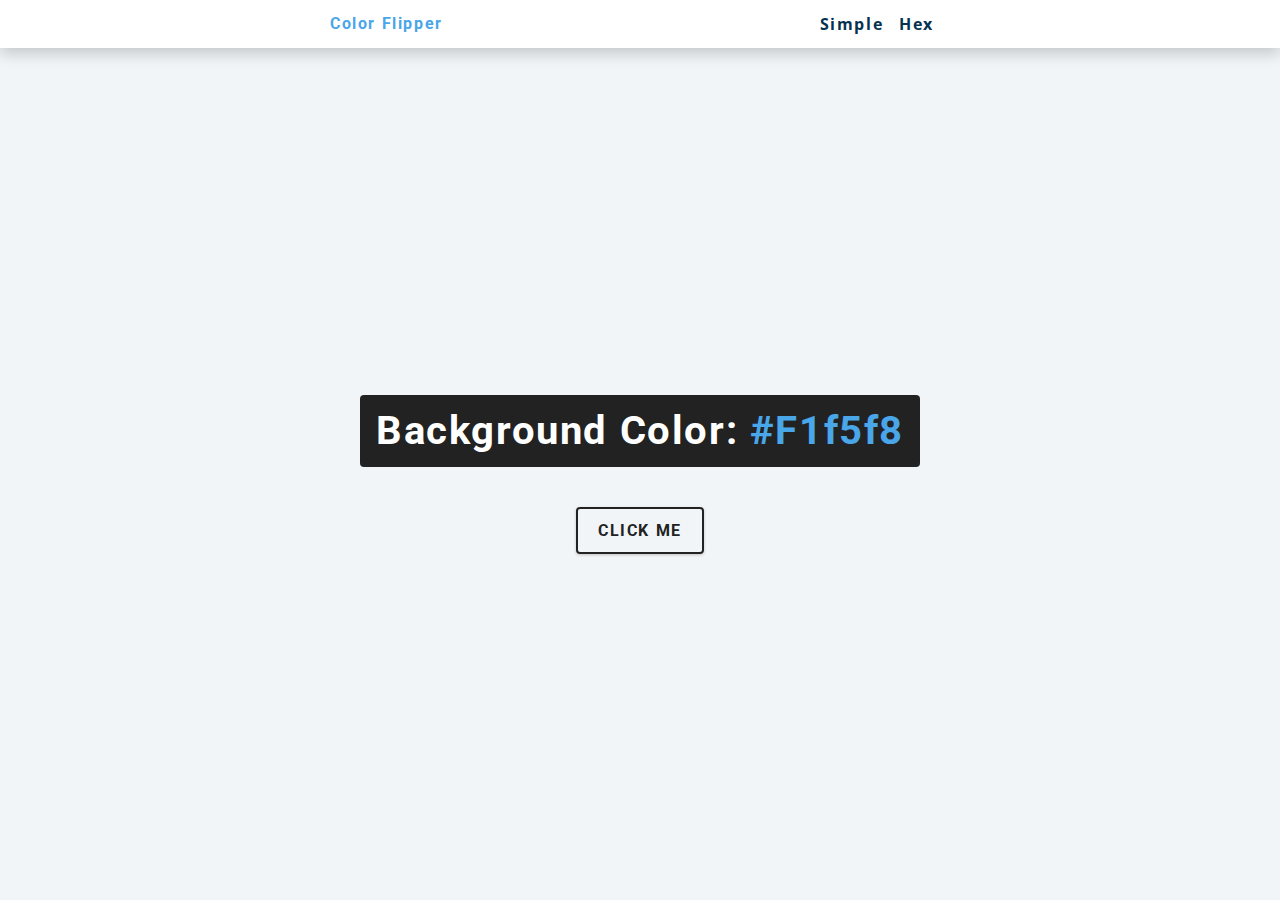
<file: color-flipper/index.html>
<!DOCTYPE html>
<html lang="en">

<head>
    <meta charset="UTF-8">
    <meta http-equiv="X-UA-Compatible" content="IE=edge">
    <link rel="shortcut icon" href="#" type="image/x-icon">
    <link rel="stylesheet" href="style.css">
    <meta name="viewport" content="width=device-width, initial-scale=1.0">
    <title>Color Flipper || Simple</title>
</head>

<body>
    <nav>
        <div class="nav-center">
            <h4 id="title">color flipper</h4>
            <ul class="nav-links">
                <li><a href="index.html">simple</a></li>
                <li><a href="hex.html">hex</a></li>
            </ul>
        </div>
    </nav>

    <main>
        <div class="container">
            <h2>background color: <span class="color">
                    #f1f5f8
                </span></h2>
            <button class="btn btn-hero" id="btn">click me</button>
        </div>
    </main>

    <script src="index.js"></script>

</body>

</html>
</file>
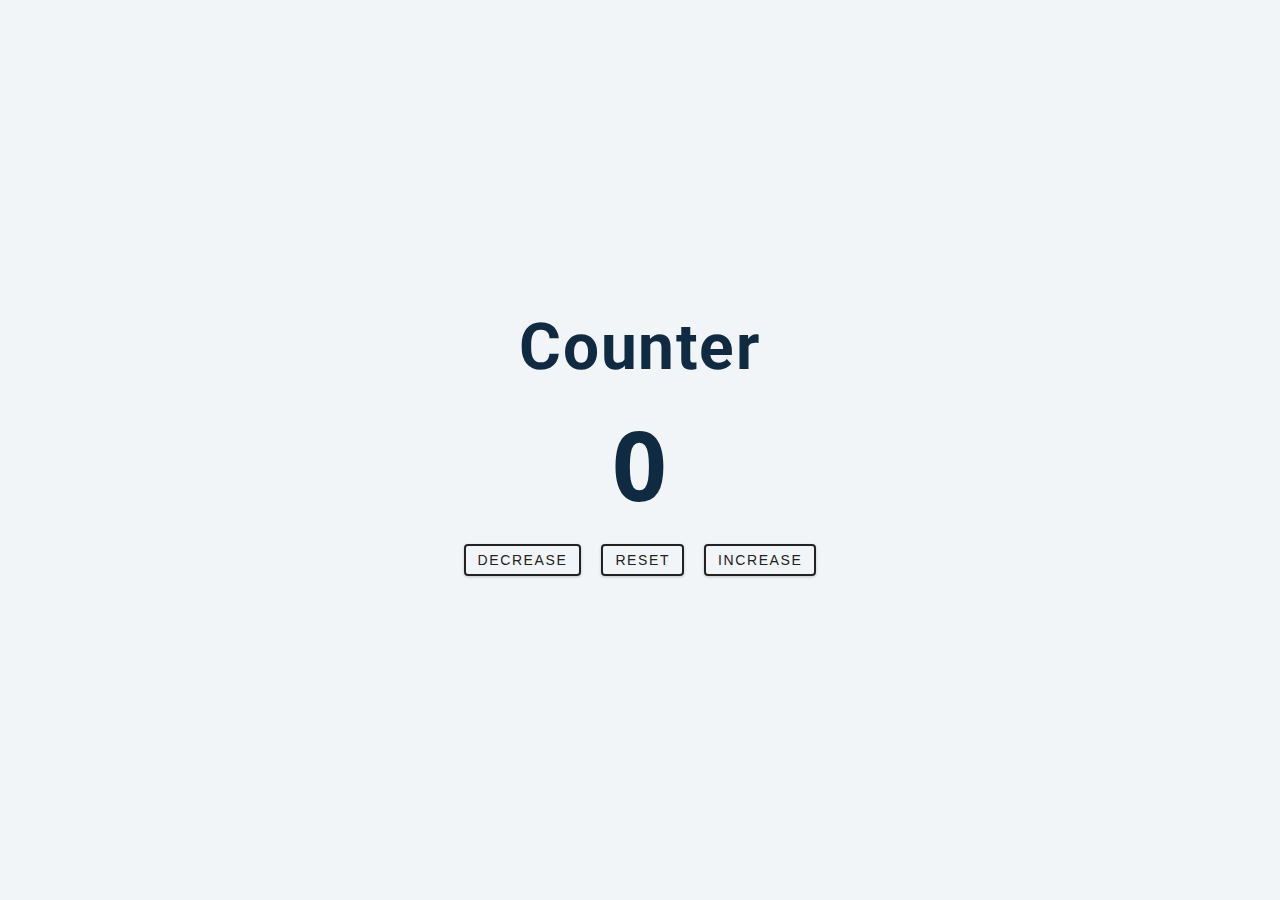
<file: counter/index.html>
<!DOCTYPE html>
<html lang="en">

<head>
    <meta charset="UTF-8">
    <meta http-equiv="X-UA-Compatible" content="IE=edge">
    <meta name="viewport" content="width=device-width, initial-scale=1.0">
    <link rel="shortcut icon" href="#" type="image/x-icon">
    <link rel="stylesheet" href="style.css">
    <title>Counter</title>
</head>

<body>

    <main>
        <div class="container">
            <h1>
                counter
            </h1>
            <span id="value">0</span>
            <div class="button-container">
                <button class="btn decrease">decrease</button>
                <button class="btn reset">reset</button>
                <button class="btn increase">increase</button>
            </div>
        </div>
    </main>

    <script src="index.js"></script>

</body>

</html>
</file>
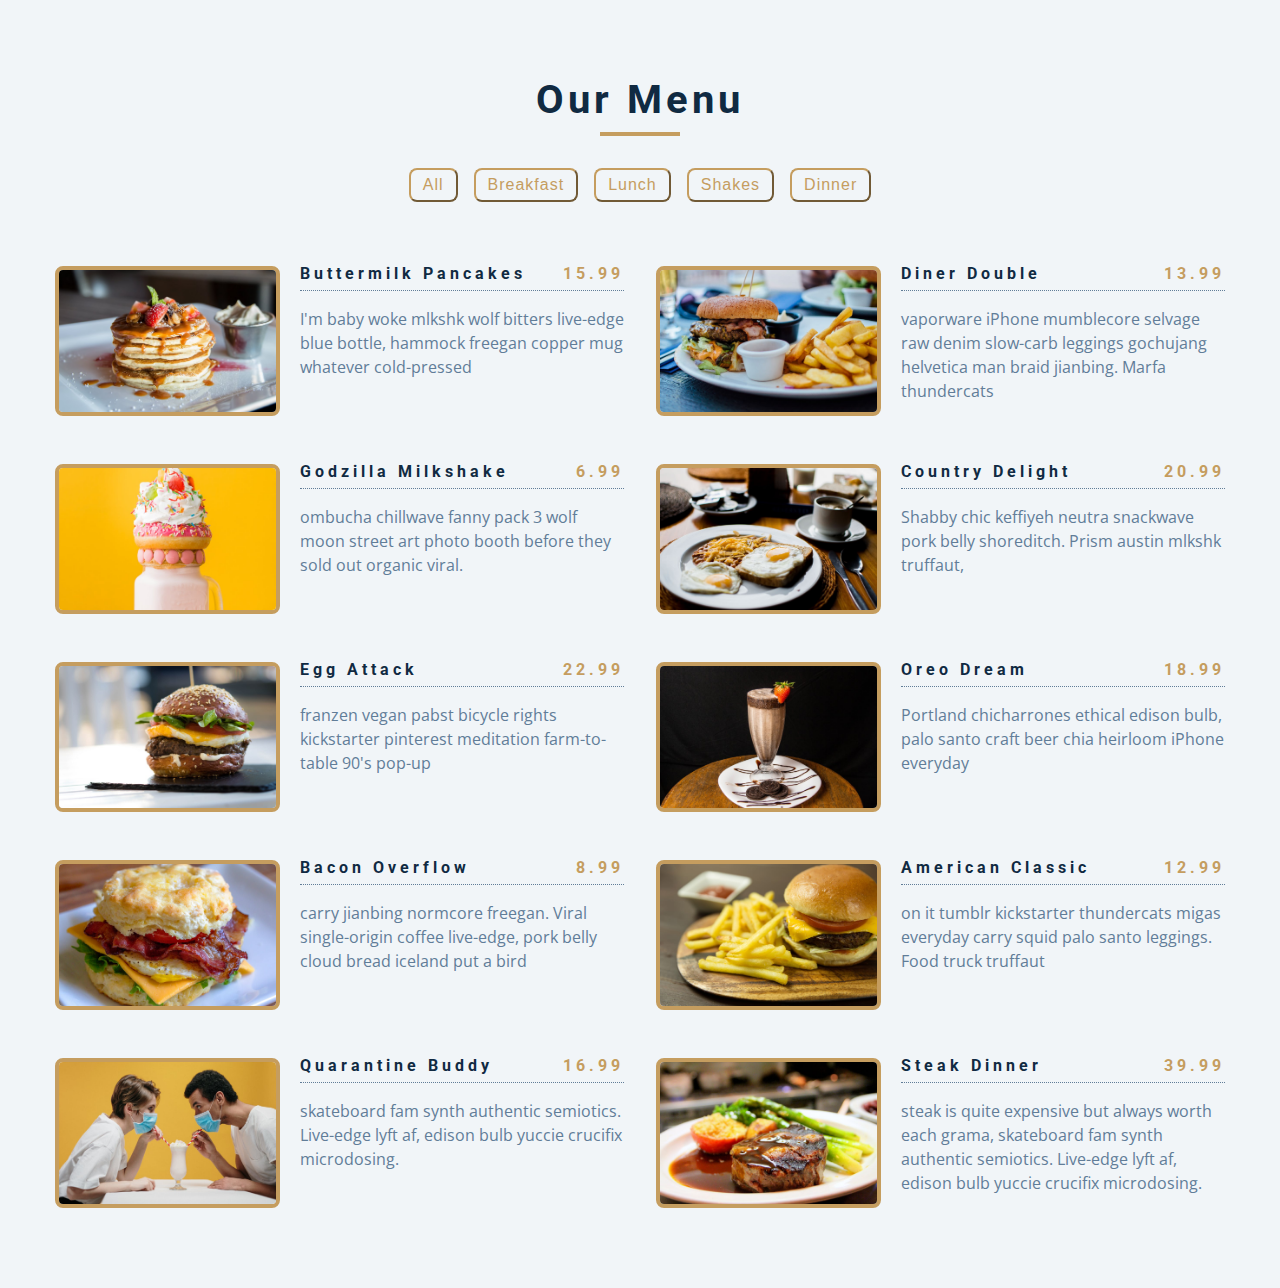
<file: menu/index.html>
<!DOCTYPE html>
<html lang="en">

<head>
    <meta charset="UTF-8">
    <meta http-equiv="X-UA-Compatible" content="IE=edge">
    <meta name="viewport" content="width=device-width, initial-scale=1.0">
    <link rel="shortcut icon" href="#" type="image/x-icon">
    <link rel="stylesheet" href="style.css">
    <!-- <script src="https://kit.fontawesome.com/d7cf713883.js" crossorigin="anonymous"></script> -->
    <title>Restaurant Menu</title>
</head>

<body>
    <section class="menu">
        <!-- title -->
        <div class="title">
            <h2>our menu</h2>
            <div class="underline"></div>
        </div>
        <!-- filter buttons -->
        <div class="btn-container">
            <button type="button" class="filter-btn" data-id="all">all</button>
            <button type="button" class="filter-btn" data-id="breakfast">breakfast</button>
            <button type="button" class="filter-btn" data-id="lunch">lunch</button>
            <button type="button" class="filter-btn" data-id="shakes">shakes</button>
        </div>
        <!-- menu buttons -->
        <div class="section-center">
            <!-- single item -->
            <!-- <article class="menu-item">
                <img src="menu-item.jpeg" alt="menu item" class="photo">
                <div class="item-info">
                    <header>
                        <h4>buttermilk pancakes</h4>
                        <h4 class="price">$15</h4>
                    </header>
                    <p class="item-text">
                        Lorem ipsum dolor sit amet, consectetur adipiscing elit. Morbi a placerat massa. Ut dapibus,
                        orci vel tincidunt rhoncus, dui magna interdum diam, placerat vehicula velit metus ac tortor.
                        Pellentesque habitant morbi tristique senectus et netus et malesuada fames ac turpis egestas.
                    </p>
                </div>
            </article> -->
            <!-- end of single item -->
        </div>
    </section>
    <!-- javascript -->
    <script src="index.js"></script>

</body>

</html>
</file>
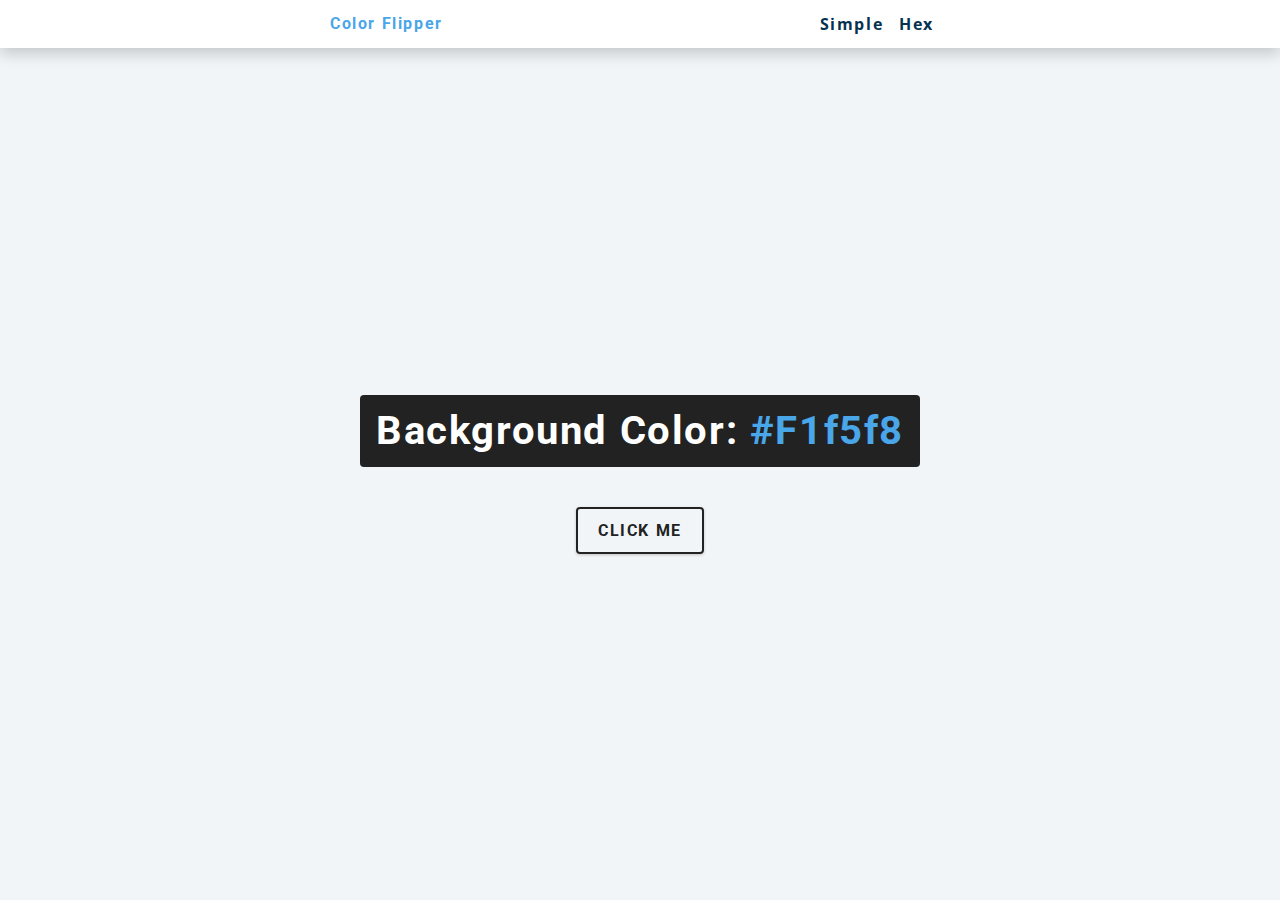
<file: color-flipper/hex.html>
<!DOCTYPE html>
<html lang="en">

<head>
    <meta charset="UTF-8">
    <meta http-equiv="X-UA-Compatible" content="IE=edge">
    <link rel="shortcut icon" href="#" type="image/x-icon">
    <link rel="stylesheet" href="style.css">
    <meta name="viewport" content="width=device-width, initial-scale=1.0">
    <title>Color Flipper || Hex</title>
</head>

<body>
    <nav>
        <div class="nav-center">
            <h4 id="title">color flipper</h4>
            <ul class="nav-links">
                <li><a href="index.html">simple</a></li>
                <li><a href="hex.html">hex</a></li>
            </ul>
        </div>
    </nav>

    <main>
        <div class="container">
            <h2>background color: <span class="color">
                    #f1f5f8
                </span></h2>
            <button class="btn btn-hero" id="btn">click me</button>
        </div>
    </main>

    <script src="hex.js"></script>

</body>

</html>
</file>
<file: color-flipper/style.css>
/*
=============== 
Fonts
===============
*/

@import url("https://fonts.googleapis.com/css?family=Open+Sans|Roboto:400,700&display=swap");
/*
=============== 
Variables
===============
*/

:root {
    /* dark shades of primary color*/
    --clr-primary-1: hsl(205, 86%, 17%);
    --clr-primary-2: hsl(205, 77%, 27%);
    --clr-primary-3: hsl(205, 72%, 37%);
    --clr-primary-4: hsl(205, 63%, 48%);
    /* primary/main color */
    --clr-primary-5: hsl(205, 78%, 60%);
    /* lighter shades of primary color */
    --clr-primary-6: hsl(205, 89%, 70%);
    --clr-primary-7: hsl(205, 90%, 76%);
    --clr-primary-8: hsl(205, 86%, 81%);
    --clr-primary-9: hsl(205, 90%, 88%);
    --clr-primary-10: hsl(205, 100%, 96%);
    /* darkest grey - used for headings */
    --clr-grey-1: hsl(209, 61%, 16%);
    --clr-grey-2: hsl(211, 39%, 23%);
    --clr-grey-3: hsl(209, 34%, 30%);
    --clr-grey-4: hsl(209, 28%, 39%);
    /* grey used for paragraphs */
    --clr-grey-5: hsl(210, 22%, 49%);
    --clr-grey-6: hsl(209, 23%, 60%);
    --clr-grey-7: hsl(211, 27%, 70%);
    --clr-grey-8: hsl(210, 31%, 80%);
    --clr-grey-9: hsl(212, 33%, 89%);
    --clr-grey-10: hsl(210, 36%, 96%);
    --clr-white: #fff;
    --clr-red-dark: hsl(360, 67%, 44%);
    --clr-red-light: hsl(360, 71%, 66%);
    --clr-green-dark: hsl(125, 67%, 44%);
    --clr-green-light: hsl(125, 71%, 66%);
    --clr-black: #222;
    --ff-primary: "Roboto", sans-serif;
    --ff-secondary: "Open Sans", sans-serif;
    --transition: all 0.3s linear;
    --spacing: 0.1rem;
    --radius: 0.25rem;
    --light-shadow: 0 5px 15px rgba(0, 0, 0, 0.1);
    --dark-shadow: 0 5px 15px rgba(0, 0, 0, 0.2);
    --max-width: 1170px;
    --fixed-width: 620px;
}

/*
=============== 
Global Styles
===============
*/

*, ::after, ::before {
    margin: 0;
    padding: 0;
    box-sizing: border-box;
}

body {
    font-family: var(--ff-secondary);
    background: var(--clr-grey-10);
    color: var(--clr-grey-1);
    line-height: 1.5;
    font-size: 0.875rem;
}

ul {
    list-style-type: none;
}

a {
    text-decoration: none;
}

h1, h2, h3, h4 {
    letter-spacing: var(--spacing);
    text-transform: capitalize;
    line-height: 1.25;
    margin-bottom: 0.75rem;
    font-family: var(--ff-primary);
}

h1 {
    font-size: 3rem;
}

h2 {
    font-size: 2rem;
}

h3 {
    font-size: 1.25rem;
}

h4 {
    font-size: 0.875rem;
}

p {
    margin-bottom: 1.25rem;
    color: var(--clr-grey-5);
}

@media screen and (min-width: 800px) {
    h1 {
        font-size: 4rem;
    }
    h2 {
        font-size: 2.5rem;
    }
    h3 {
        font-size: 1.75rem;
    }
    h4 {
        font-size: 1rem;
    }
    body {
        font-size: 1rem;
    }
    h1, h2, h3, h4 {
        line-height: 1;
    }
}

/*  global classes */

/* section */

.section {
    padding: 5rem 0;
}

.section-center {
    width: 90vw;
    margin: 0 auto;
    max-width: 1170px;
}

@media screen and (min-width: 992px) {
    .section-center {
        width: 95vw;
    }
}

main {
    min-height: 100vh;
    display: grid;
    place-items: center;
}

/*
=============== 
Nav
===============
*/

nav {
    background: var(--clr-white);
    height: 3rem;
    display: grid;
    align-items: center;
    box-shadow: var(--dark-shadow);
}

.nav-center {
    width: 90vw;
    max-width: var(--fixed-width);
    margin: 0 auto;
    display: flex;
    align-items: center;
    justify-content: space-between;
}

.nav-center h4 {
    margin-bottom: 0;
    color: var(--clr-primary-5);
}

.nav-links {
    display: flex;
}

nav a {
    text-transform: capitalize;
    font-weight: 700;
    font-size: 1rem;
    color: var(--clr-primary-1);
    letter-spacing: var(--spacing);
    margin-right: 1rem;
}

nav a:hover {
    color: var(--clr-primary-5);
}

/*
=============== 
Container
===============
*/

main {
    min-height: calc(100vh - 3rem);
    display: grid;
    place-items: center;
}

.container {
    text-align: center;
}

.container h2 {
    background: var(--clr-black);
    color: var(--clr-white);
    padding: 1rem;
    border-radius: var(--radius);
    margin-bottom: 2.5rem;
}

.color {
    color: var(--clr-primary-5);
}

.btn-hero {
    font-family: var(--ff-primary);
    text-transform: uppercase;
    background: transparent;
    color: var(--clr-black);
    letter-spacing: var(--spacing);
    display: inline-block;
    font-weight: 700;
    transition: var(--transition);
    border: 2px solid var(--clr-black);
    cursor: pointer;
    box-shadow: 0 1px 3px rgba(0, 0, 0, 0.2);
    border-radius: var(--radius);
    font-size: 1rem;
    padding: 0.75rem 1.25rem;
}

.btn-hero:hover {
    color: var(--clr-white);
    background: var(--clr-black);
}
</file>
<file: counter/style.css>
/*
=============== 
Fonts
===============
*/

@import url("https://fonts.googleapis.com/css?family=Open+Sans|Roboto:400,700&display=swap");
/*
=============== 
Variables
===============
*/

:root {
    /* dark shades of primary color*/
    --clr-primary-1: hsl(205, 86%, 17%);
    --clr-primary-2: hsl(205, 77%, 27%);
    --clr-primary-3: hsl(205, 72%, 37%);
    --clr-primary-4: hsl(205, 63%, 48%);
    /* primary/main color */
    --clr-primary-5: hsl(205, 78%, 60%);
    /* lighter shades of primary color */
    --clr-primary-6: hsl(205, 89%, 70%);
    --clr-primary-7: hsl(205, 90%, 76%);
    --clr-primary-8: hsl(205, 86%, 81%);
    --clr-primary-9: hsl(205, 90%, 88%);
    --clr-primary-10: hsl(205, 100%, 96%);
    /* darkest grey - used for headings */
    --clr-grey-1: hsl(209, 61%, 16%);
    --clr-grey-2: hsl(211, 39%, 23%);
    --clr-grey-3: hsl(209, 34%, 30%);
    --clr-grey-4: hsl(209, 28%, 39%);
    /* grey used for paragraphs */
    --clr-grey-5: hsl(210, 22%, 49%);
    --clr-grey-6: hsl(209, 23%, 60%);
    --clr-grey-7: hsl(211, 27%, 70%);
    --clr-grey-8: hsl(210, 31%, 80%);
    --clr-grey-9: hsl(212, 33%, 89%);
    --clr-grey-10: hsl(210, 36%, 96%);
    --clr-white: #fff;
    --clr-red-dark: hsl(360, 67%, 44%);
    --clr-red-light: hsl(360, 71%, 66%);
    --clr-green-dark: hsl(125, 67%, 44%);
    --clr-green-light: hsl(125, 71%, 66%);
    --clr-black: #222;
    --ff-primary: "Roboto", sans-serif;
    --ff-secondary: "Open Sans", sans-serif;
    --transition: all 0.3s linear;
    --spacing: 0.1rem;
    --radius: 0.25rem;
    --light-shadow: 0 5px 15px rgba(0, 0, 0, 0.1);
    --dark-shadow: 0 5px 15px rgba(0, 0, 0, 0.2);
    --max-width: 1170px;
    --fixed-width: 620px;
}

/*
=============== 
Global Styles
===============
*/

*, ::after, ::before {
    margin: 0;
    padding: 0;
    box-sizing: border-box;
}

body {
    font-family: var(--ff-secondary);
    background: var(--clr-grey-10);
    color: var(--clr-grey-1);
    line-height: 1.5;
    font-size: 0.875rem;
}

ul {
    list-style-type: none;
}

a {
    text-decoration: none;
}

h1, h2, h3, h4 {
    letter-spacing: var(--spacing);
    text-transform: capitalize;
    line-height: 1.25;
    margin-bottom: 0.75rem;
    font-family: var(--ff-primary);
}

h1 {
    font-size: 3rem;
}

h2 {
    font-size: 2rem;
}

h3 {
    font-size: 1.25rem;
}

h4 {
    font-size: 0.875rem;
}

p {
    margin-bottom: 1.25rem;
    color: var(--clr-grey-5);
}

@media screen and (min-width: 800px) {
    h1 {
        font-size: 4rem;
    }
    h2 {
        font-size: 2.5rem;
    }
    h3 {
        font-size: 1.75rem;
    }
    h4 {
        font-size: 1rem;
    }
    body {
        font-size: 1rem;
    }
    h1, h2, h3, h4 {
        line-height: 1;
    }
}

/*  global classes */

/* section */

.section {
    padding: 5rem 0;
}

.section-center {
    width: 90vw;
    margin: 0 auto;
    max-width: 1170px;
}

@media screen and (min-width: 992px) {
    .section-center {
        width: 95vw;
    }
}

main {
    min-height: 100vh;
    display: grid;
    place-items: center;
}

/*
=============== 
Counter
===============
*/

main {
    min-height: 100vh;
    display: grid;
    place-items: center;
}

.container {
    text-align: center;
}

#value {
    font-size: 6rem;
    font-weight: bold;
}

.btn {
    text-transform: uppercase;
    background: transparent;
    color: var(--clr-black);
    padding: 0.375rem 0.75rem;
    letter-spacing: var(--spacing);
    display: inline-block;
    transition: var(--transition);
    font-size: 0.875rem;
    border: 2px solid var(--clr-black);
    cursor: pointer;
    box-shadow: 0 1px 3px rgba(0, 0, 0, 0.2);
    border-radius: var(--radius);
    margin: 0.5rem;
}

.btn:hover {
    color: var(--clr-white);
    background: var(--clr-black);
}
</file>
<file: menu/style.css>
/*
=============== 
Fonts
===============
*/

@import url("https://fonts.googleapis.com/css?family=Open+Sans|Roboto:400,700&display=swap");
/*
=============== 
Variables
===============
*/

:root {
    /* dark shades of primary color*/
    --clr-primary-1: hsl(205, 86%, 17%);
    --clr-primary-2: hsl(205, 77%, 27%);
    --clr-primary-3: hsl(205, 72%, 37%);
    --clr-primary-4: hsl(205, 63%, 48%);
    /* primary/main color */
    --clr-primary-5: #49a6e9;
    /* lighter shades of primary color */
    --clr-primary-6: hsl(205, 89%, 70%);
    --clr-primary-7: hsl(205, 90%, 76%);
    --clr-primary-8: hsl(205, 86%, 81%);
    --clr-primary-9: hsl(205, 90%, 88%);
    --clr-primary-10: hsl(205, 100%, 96%);
    /* darkest grey - used for headings */
    --clr-grey-1: hsl(209, 61%, 16%);
    --clr-grey-2: hsl(211, 39%, 23%);
    --clr-grey-3: hsl(209, 34%, 30%);
    --clr-grey-4: hsl(209, 28%, 39%);
    /* grey used for paragraphs */
    --clr-grey-5: hsl(210, 22%, 49%);
    --clr-grey-6: hsl(209, 23%, 60%);
    --clr-grey-7: hsl(211, 27%, 70%);
    --clr-grey-8: hsl(210, 31%, 80%);
    --clr-grey-9: hsl(212, 33%, 89%);
    --clr-grey-10: hsl(210, 36%, 96%);
    --clr-white: #fff;
    --clr-red-dark: hsl(360, 67%, 44%);
    --clr-red-light: hsl(360, 71%, 66%);
    --clr-green-dark: hsl(125, 67%, 44%);
    --clr-green-light: hsl(125, 71%, 66%);
    --clr-gold: #c59d5f;
    --clr-black: #222;
    --ff-primary: "Roboto", sans-serif;
    --ff-secondary: "Open Sans", sans-serif;
    --transition: all 0.3s linear;
    --spacing: 0.25rem;
    --radius: 0.5rem;
    --light-shadow: 0 5px 15px rgba(0, 0, 0, 0.1);
    --dark-shadow: 0 5px 15px rgba(0, 0, 0, 0.2);
    --max-width: 1170px;
    --fixed-width: 620px;
}

/*
=============== 
Global Styles
===============
*/

*, ::after, ::before {
    margin: 0;
    padding: 0;
    box-sizing: border-box;
}

body {
    font-family: var(--ff-secondary);
    background: var(--clr-grey-10);
    color: var(--clr-grey-1);
    line-height: 1.5;
    font-size: 0.875rem;
}

ul {
    list-style-type: none;
}

a {
    text-decoration: none;
}

img:not(.logo) {
    width: 100%;
}

img {
    display: block;
}

h1, h2, h3, h4 {
    letter-spacing: var(--spacing);
    text-transform: capitalize;
    line-height: 1.25;
    margin-bottom: 0.75rem;
    font-family: var(--ff-primary);
}

h1 {
    font-size: 3rem;
}

h2 {
    font-size: 2rem;
}

h3 {
    font-size: 1.25rem;
}

h4 {
    font-size: 0.875rem;
}

p {
    margin-bottom: 1.25rem;
    color: var(--clr-grey-5);
}

@media screen and (min-width: 800px) {
    h1 {
        font-size: 4rem;
    }
    h2 {
        font-size: 2.5rem;
    }
    h3 {
        font-size: 1.75rem;
    }
    h4 {
        font-size: 1rem;
    }
    body {
        font-size: 1rem;
    }
    h1, h2, h3, h4 {
        line-height: 1;
    }
}

/*  global classes */

.btn {
    text-transform: uppercase;
    background: transparent;
    color: var(--clr-black);
    padding: 0.375rem 0.75rem;
    letter-spacing: var(--spacing);
    display: inline-block;
    transition: var(--transition);
    font-size: 0.875rem;
    border: 2px solid var(--clr-black);
    cursor: pointer;
    box-shadow: 0 1px 3px rgba(0, 0, 0, 0.2);
    border-radius: var(--radius);
}

.btn:hover {
    color: var(--clr-white);
    background: var(--clr-black);
}

/* section */

.section {
    padding: 5rem 0;
}

main {
    min-height: 100vh;
    display: grid;
    place-items: center;
}

/*
=============== 
Menu
===============
*/

.menu {
    padding: 5rem 0;
}

.title {
    text-align: center;
    margin-bottom: 2rem;
}

.underline {
    width: 5rem;
    height: 0.25rem;
    background: var(--clr-gold);
    margin-left: auto;
    margin-right: auto;
}

.btn-container {
    margin-bottom: 4rem;
    display: flex;
    justify-content: center;
}

.filter-btn {
    background: transparent;
    border-color: var(--clr-gold);
    font-size: 1rem;
    text-transform: capitalize;
    margin: 0 0.5rem;
    letter-spacing: 1px;
    border-radius: var(--radius);
    padding: 0.375rem 0.75rem;
    color: var(--clr-gold);
    cursor: pointer;
    transition: var(--transition);
}

.filter-btn:hover {
    background: var(--clr-gold);
    color: var(--clr-white);
}

.section-center {
    width: 90vw;
    margin: 0 auto;
    max-width: 1170px;
    display: grid;
    gap: 3rem 2rem;
    justify-items: center;
}

.menu-item {
    display: grid;
    gap: 1rem 2rem;
    max-width: 25rem;
}

.photo {
    object-fit: cover;
    height: 200px;
    border: 0.25rem solid var(--clr-gold);
    border-radius: var(--radius);
}

.item-info header {
    display: flex;
    justify-content: space-between;
    border-bottom: 0.5px dotted var(--clr-grey-5);
}

.item-info h4 {
    margin-bottom: 0.5rem;
}

.price {
    color: var(--clr-gold);
}

.item-text {
    margin-bottom: 0;
    padding-top: 1rem;
}

@media screen and (min-width: 768px) {
    .menu-item {
        grid-template-columns: 225px 1fr;
        gap: 0 1.25rem;
        max-width: 40rem;
    }
    .photo {
        height: 175px;
    }
}

@media screen and (min-width: 1200px) {
    .section-center {
        width: 95vw;
        grid-template-columns: 1fr 1fr;
    }
    .photo {
        height: 150px;
    }
}
</file>
